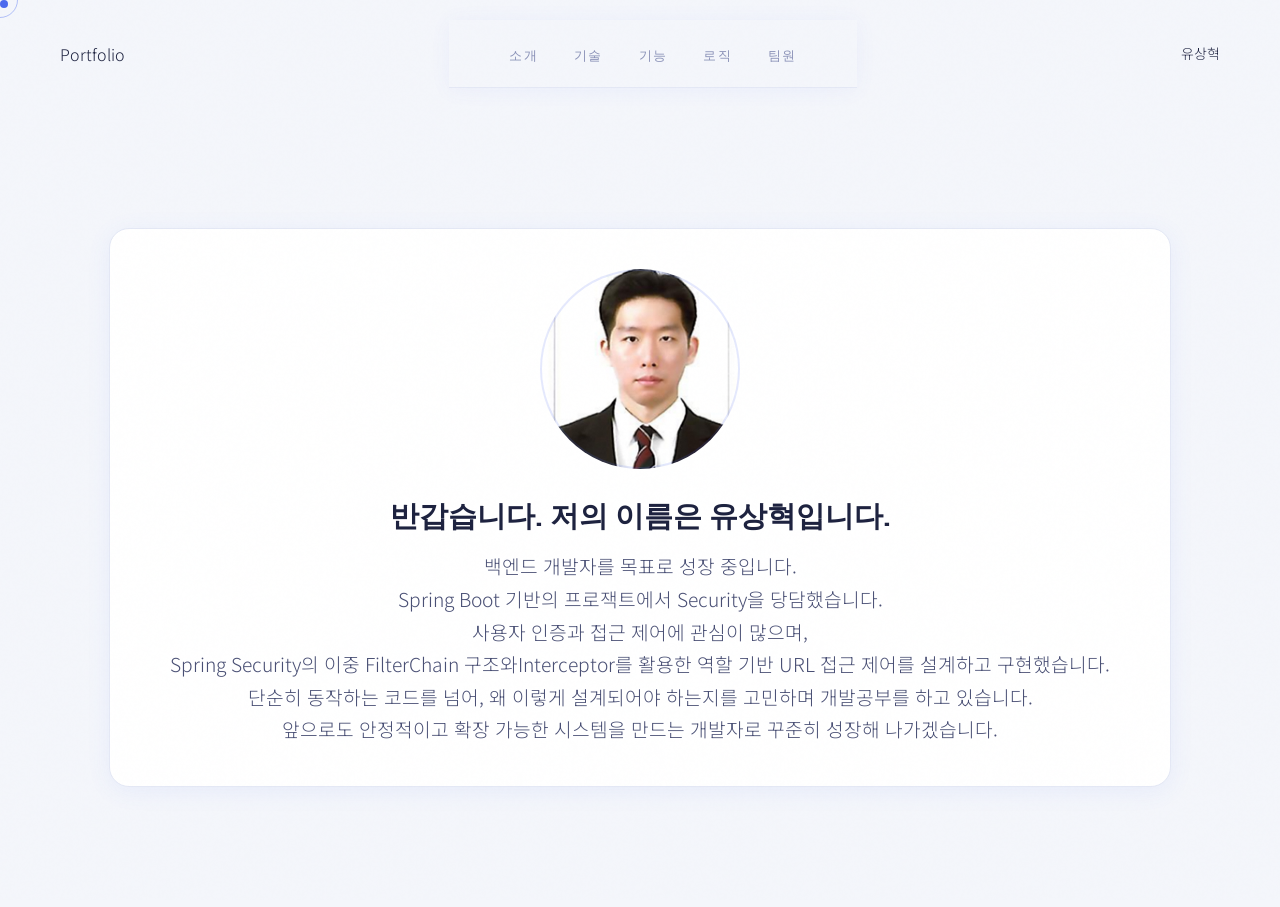
<file: index.html>
<!DOCTYPE html>
<html lang="ko">
<head>
<meta charset="UTF-8">
<meta name="viewport" content="width=device-width, initial-scale=1.0">
<title>Nextage — Project Portfolio</title>
<link href="https://fonts.googleapis.com/css2?family=Syne:wght@400;600;700;800&family=Noto+Sans+KR:wght@300;400;500;700&family=JetBrains+Mono:wght@400;600&display=swap" rel="stylesheet">
<link href="css/styles.css" rel="stylesheet" />
</head>
<body>
<div class="cursor" id="cursor"></div>
<div class="cursor-ring" id="cursorRing"></div>

<div id="header"></div>


<section class="profile-section">
  <div class="profile-box">

    <div class="profile-image"></div>

    <div class="profile-text">
      <h2>반갑습니다. 저의 이름은 유상혁입니다.</h2>
      <p>백엔드 개발자를 목표로 성장 중입니다.</p>
      <p>Spring Boot 기반의 프로잭트에서 Security을 당담했습니다.</p>
      <p>사용자 인증과 접근 제어에 관심이 많으며,</p>
      <p>Spring Security의 이중 FilterChain 구조와Interceptor를 활용한 역할 기반 URL 접근 제어를 설계하고 구현했습니다.</p>
      <p>단순히 동작하는 코드를 넘어, 왜 이렇게 설계되어야 하는지를 고민하며 개발공부를 하고 있습니다.</p>
      <p>앞으로도 안정적이고 확장 가능한 시스템을 만드는 개발자로 꾸준히 성장해 나가겠습니다.</p>
    </div>

  </div>
</section>

<script src="js/scripts.js"></script>
</body>
</html>
</file>
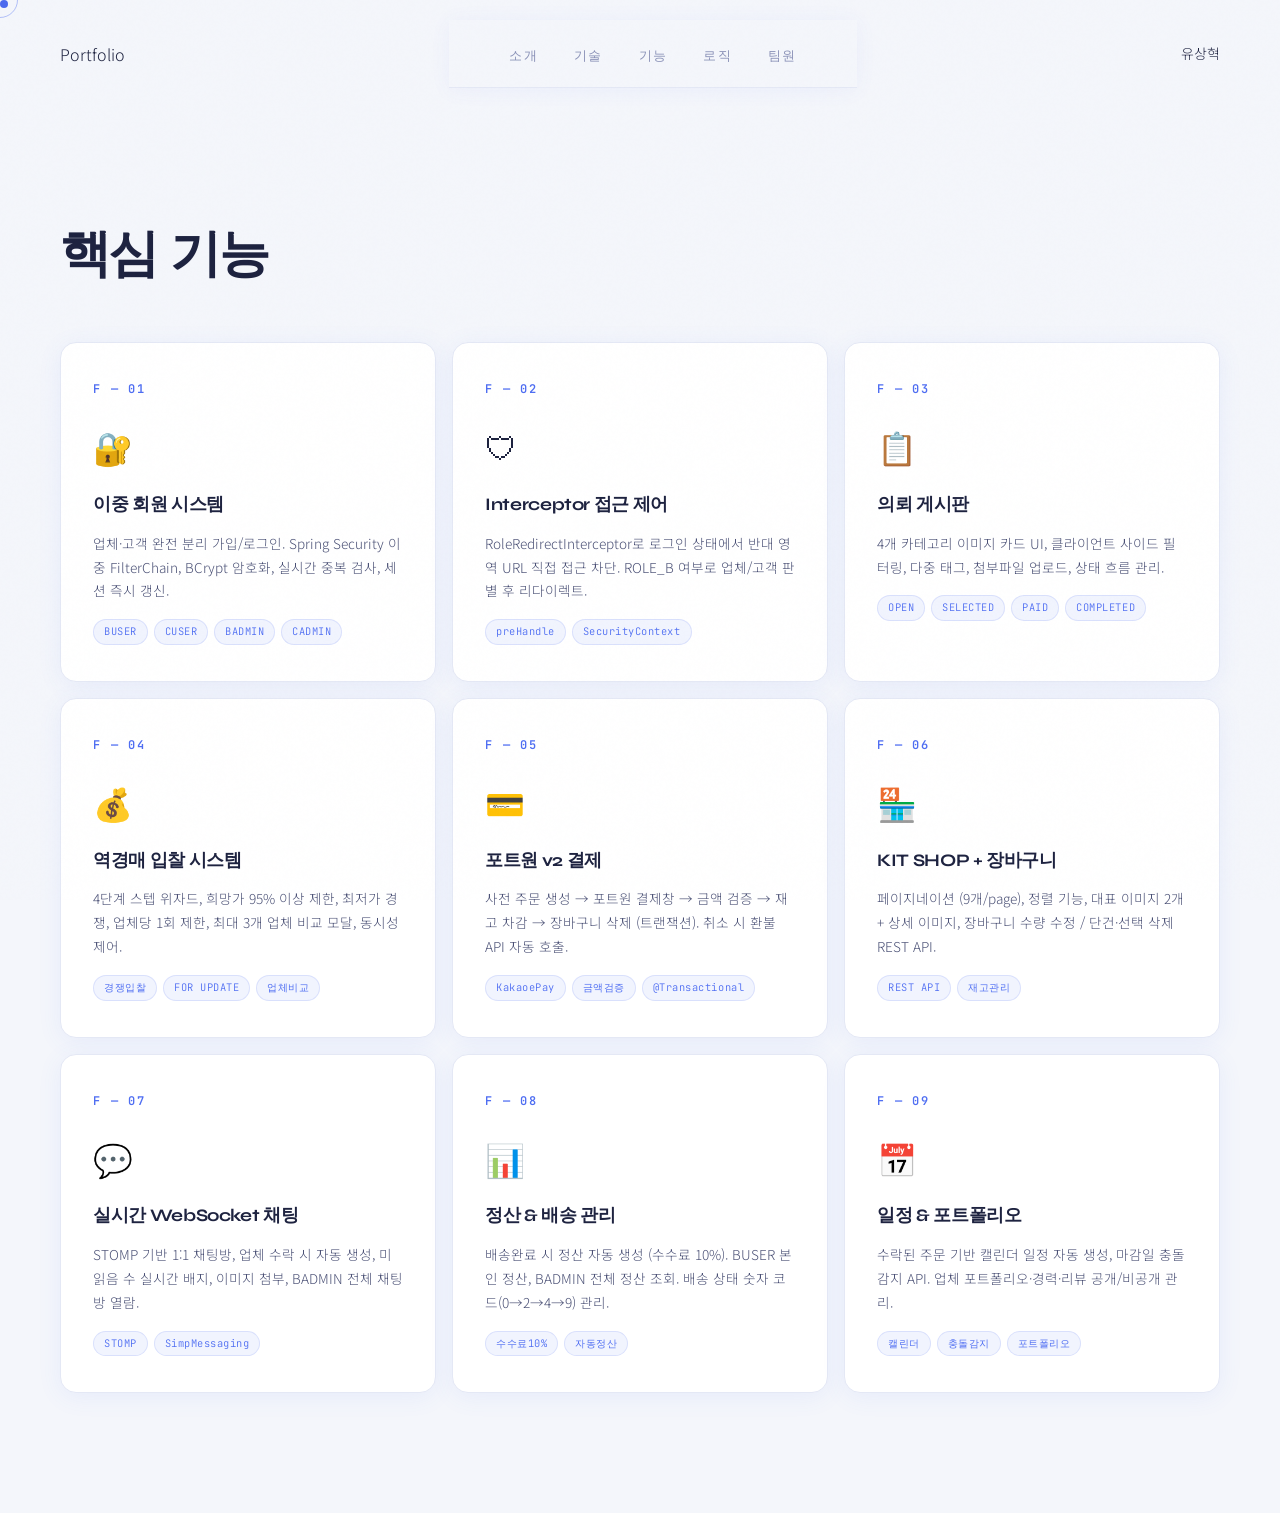
<file: features.html>
<!DOCTYPE html>
<html lang="ko">
<head>
<meta charset="UTF-8">
<meta name="viewport" content="width=device-width, initial-scale=1.0">
<title>Nextage — Project Portfolio</title>
<link href="https://fonts.googleapis.com/css2?family=Syne:wght@400;600;700;800&family=Noto+Sans+KR:wght@300;400;500;700&family=JetBrains+Mono:wght@400;600&display=swap" rel="stylesheet">
<link href="css/styles.css" rel="stylesheet" />
</head>
<body>
<div class="cursor" id="cursor"></div>
<div class="cursor-ring" id="cursorRing"></div>

<div id="header"></div>

<section id="features">
  <h2 class="section-title reveal">핵심 기능</h2>
  <div class="features-grid reveal">
    <div class="feature-card">
      <div class="feature-num">F — 01</div>
      <div class="feature-icon">🔐</div>
      <div class="feature-title">이중 회원 시스템</div>
      <div class="feature-desc">업체·고객 완전 분리 가입/로그인. Spring Security 이중 FilterChain, BCrypt 암호화, 실시간 중복 검사, 세션 즉시 갱신.</div>
      <div class="feature-tags">
        <span class="feature-tag">BUSER</span>
        <span class="feature-tag">CUSER</span>
        <span class="feature-tag">BADMIN</span>
        <span class="feature-tag">CADMIN</span>
      </div>
    </div>
    <div class="feature-card">
      <div class="feature-num">F — 02</div>
      <div class="feature-icon">🛡</div>
      <div class="feature-title">Interceptor 접근 제어</div>
      <div class="feature-desc">RoleRedirectInterceptor로 로그인 상태에서 반대 영역 URL 직접 접근 차단. ROLE_B 여부로 업체/고객 판별 후 리다이렉트.</div>
      <div class="feature-tags">
        <span class="feature-tag">preHandle</span>
        <span class="feature-tag">SecurityContext</span>
      </div>
    </div>
    <div class="feature-card">
      <div class="feature-num">F — 03</div>
      <div class="feature-icon">📋</div>
      <div class="feature-title">의뢰 게시판</div>
      <div class="feature-desc">4개 카테고리 이미지 카드 UI, 클라이언트 사이드 필터링, 다중 태그, 첨부파일 업로드, 상태 흐름 관리.</div>
      <div class="feature-tags">
        <span class="feature-tag">OPEN</span>
        <span class="feature-tag">SELECTED</span>
        <span class="feature-tag">PAID</span>
        <span class="feature-tag">COMPLETED</span>
      </div>
    </div>
    <div class="feature-card">
      <div class="feature-num">F — 04</div>
      <div class="feature-icon">💰</div>
      <div class="feature-title">역경매 입찰 시스템</div>
      <div class="feature-desc">4단계 스텝 위자드, 희망가 95% 이상 제한, 최저가 경쟁, 업체당 1회 제한, 최대 3개 업체 비교 모달, 동시성 제어.</div>
      <div class="feature-tags">
        <span class="feature-tag">경쟁입찰</span>
        <span class="feature-tag">FOR UPDATE</span>
        <span class="feature-tag">업체비교</span>
      </div>
    </div>
    <div class="feature-card">
      <div class="feature-num">F — 05</div>
      <div class="feature-icon">💳</div>
      <div class="feature-title">포트원 v2 결제</div>
      <div class="feature-desc">사전 주문 생성 → 포트원 결제창 → 금액 검증 → 재고 차감 → 장바구니 삭제 (트랜잭션). 취소 시 환불 API 자동 호출.</div>
      <div class="feature-tags">
        <span class="feature-tag">KakaoePay</span>
        <span class="feature-tag">금액검증</span>
        <span class="feature-tag">@Transactional</span>
      </div>
    </div>
    <div class="feature-card">
      <div class="feature-num">F — 06</div>
      <div class="feature-icon">🏪</div>
      <div class="feature-title">KIT SHOP + 장바구니</div>
      <div class="feature-desc">페이지네이션 (9개/page), 정렬 기능, 대표 이미지 2개 + 상세 이미지, 장바구니 수량 수정 / 단건·선택 삭제 REST API.</div>
      <div class="feature-tags">
        <span class="feature-tag">REST API</span>
        <span class="feature-tag">재고관리</span>
      </div>
    </div>
    <div class="feature-card">
      <div class="feature-num">F — 07</div>
      <div class="feature-icon">💬</div>
      <div class="feature-title">실시간 WebSocket 채팅</div>
      <div class="feature-desc">STOMP 기반 1:1 채팅방, 업체 수락 시 자동 생성, 미읽음 수 실시간 배지, 이미지 첨부, BADMIN 전체 채팅방 열람.</div>
      <div class="feature-tags">
        <span class="feature-tag">STOMP</span>
        <span class="feature-tag">SimpMessaging</span>
      </div>
    </div>
    <div class="feature-card">
      <div class="feature-num">F — 08</div>
      <div class="feature-icon">📊</div>
      <div class="feature-title">정산 & 배송 관리</div>
      <div class="feature-desc">배송완료 시 정산 자동 생성 (수수료 10%). BUSER 본인 정산, BADMIN 전체 정산 조회. 배송 상태 숫자 코드(0→2→4→9) 관리.</div>
      <div class="feature-tags">
        <span class="feature-tag">수수료10%</span>
        <span class="feature-tag">자동정산</span>
      </div>
    </div>
    <div class="feature-card">
      <div class="feature-num">F — 09</div>
      <div class="feature-icon">📅</div>
      <div class="feature-title">일정 & 포트폴리오</div>
      <div class="feature-desc">수락된 주문 기반 캘린더 일정 자동 생성, 마감일 충돌 감지 API. 업체 포트폴리오·경력·리뷰 공개/비공개 관리.</div>
      <div class="feature-tags">
        <span class="feature-tag">캘린더</span>
        <span class="feature-tag">충돌감지</span>
        <span class="feature-tag">포트폴리오</span>
      </div>
    </div>
  </div>
</section>

<script src="js/scripts.js"></script>
</body>
</html>
</file>
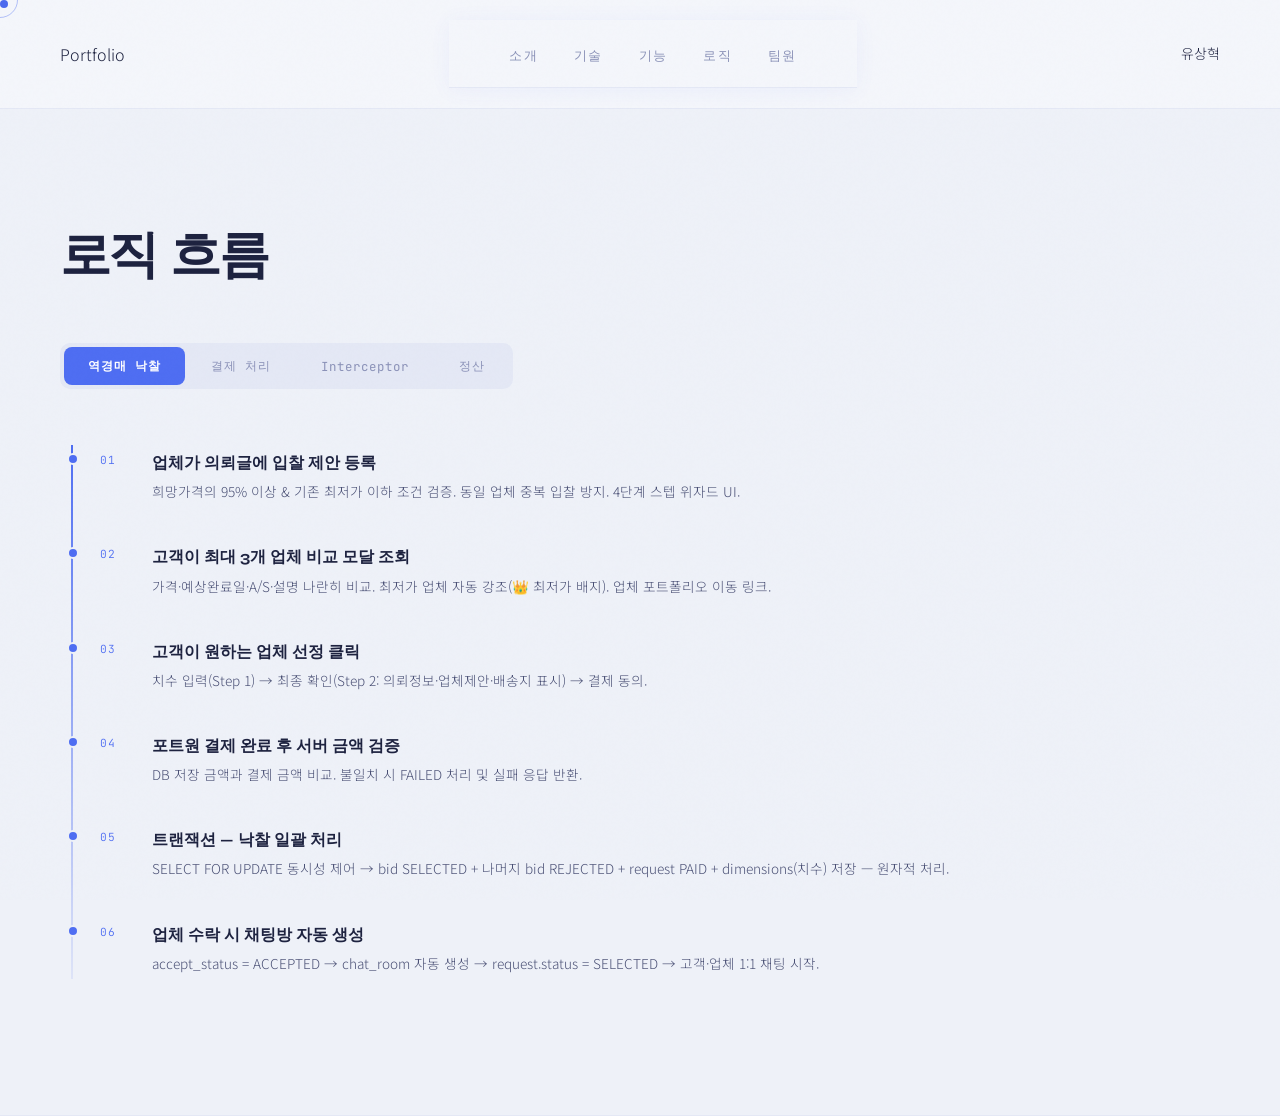
<file: logic.html>
<!DOCTYPE html>
<html lang="ko">
<head>
<meta charset="UTF-8">
<meta name="viewport" content="width=device-width, initial-scale=1.0">
<title>Nextage — Project Portfolio</title>
<link href="https://fonts.googleapis.com/css2?family=Syne:wght@400;600;700;800&family=Noto+Sans+KR:wght@300;400;500;700&family=JetBrains+Mono:wght@400;600&display=swap" rel="stylesheet">
<link href="css/styles.css" rel="stylesheet" />
</head>
<body>
<div class="cursor" id="cursor"></div>
<div class="cursor-ring" id="cursorRing"></div>

<div id="header"></div>

<section class="logic-section" id="logic">
  <h2 class="section-title reveal">로직 흐름</h2>

  <div class="logic-tabs reveal">
    <button class="logic-tab active" onclick="switchTab(this, 'bid')">역경매 낙찰</button>
    <button class="logic-tab" onclick="switchTab(this, 'payment')">결제 처리</button>
    <button class="logic-tab" onclick="switchTab(this, 'interceptor')">Interceptor</button>
    <button class="logic-tab" onclick="switchTab(this, 'settlement')">정산</button>
  </div>

  <!-- 역경매 낙찰 -->
  <div class="logic-content active" id="tab-bid">
    <div class="logic-flow">
      <div class="logic-step">
        <div class="logic-step-dot"></div>
        <div class="logic-step-num">01</div>
        <div class="logic-step-body">
          <div class="logic-step-title">업체가 의뢰글에 입찰 제안 등록</div>
          <div class="logic-step-desc">희망가격의 95% 이상 & 기존 최저가 이하 조건 검증. 동일 업체 중복 입찰 방지. 4단계 스텝 위자드 UI.</div>
        </div>
      </div>
      <div class="logic-step">
        <div class="logic-step-dot"></div>
        <div class="logic-step-num">02</div>
        <div class="logic-step-body">
          <div class="logic-step-title">고객이 최대 3개 업체 비교 모달 조회</div>
          <div class="logic-step-desc">가격·예상완료일·A/S·설명 나란히 비교. 최저가 업체 자동 강조(👑 최저가 배지). 업체 포트폴리오 이동 링크.</div>
        </div>
      </div>
      <div class="logic-step">
        <div class="logic-step-dot"></div>
        <div class="logic-step-num">03</div>
        <div class="logic-step-body">
          <div class="logic-step-title">고객이 원하는 업체 선정 클릭</div>
          <div class="logic-step-desc">치수 입력(Step 1) → 최종 확인(Step 2: 의뢰정보·업체제안·배송지 표시) → 결제 동의.</div>
        </div>
      </div>
      <div class="logic-step">
        <div class="logic-step-dot"></div>
        <div class="logic-step-num">04</div>
        <div class="logic-step-body">
          <div class="logic-step-title">포트원 결제 완료 후 서버 금액 검증</div>
          <div class="logic-step-desc">DB 저장 금액과 결제 금액 비교. 불일치 시 FAILED 처리 및 실패 응답 반환.</div>
        </div>
      </div>
      <div class="logic-step">
        <div class="logic-step-dot"></div>
        <div class="logic-step-num">05</div>
        <div class="logic-step-body">
          <div class="logic-step-title">트랜잭션 — 낙찰 일괄 처리</div>
          <div class="logic-step-desc">SELECT FOR UPDATE 동시성 제어 → bid SELECTED + 나머지 bid REJECTED + request PAID + dimensions(치수) 저장 — 원자적 처리.</div>
        </div>
      </div>
      <div class="logic-step">
        <div class="logic-step-dot"></div>
        <div class="logic-step-num">06</div>
        <div class="logic-step-body">
          <div class="logic-step-title">업체 수락 시 채팅방 자동 생성</div>
          <div class="logic-step-desc">accept_status = ACCEPTED → chat_room 자동 생성 → request.status = SELECTED → 고객·업체 1:1 채팅 시작.</div>
        </div>
      </div>
    </div>
  </div>

  <!-- 결제 처리 -->
  <div class="logic-content" id="tab-payment">
    <div class="logic-flow">
      <div class="logic-step">
        <div class="logic-step-dot"></div>
        <div class="logic-step-num">01</div>
        <div class="logic-step-body">
          <div class="logic-step-title">사전 주문 생성 (Order Pre-create)</div>
          <div class="logic-step-desc">ORDER_YYYYMMDDHHMMSS_XXXX 형식의 주문번호 발급. orders 테이블에 READY 상태로 저장.</div>
        </div>
      </div>
      <div class="logic-step">
        <div class="logic-step-dot"></div>
        <div class="logic-step-num">02</div>
        <div class="logic-step-body">
          <div class="logic-step-title">포트원 v2 결제창 호출</div>
          <div class="logic-step-desc">Browser SDK로 카카오페이 등 결제창 호출. 결제 취소 시 처리 없이 반환.</div>
        </div>
      </div>
      <div class="logic-step">
        <div class="logic-step-dot"></div>
        <div class="logic-step-num">03</div>
        <div class="logic-step-body">
          <div class="logic-step-title">서버 측 금액 검증 (Verify)</div>
          <div class="logic-step-desc">impUid + orderNo + totalAmount 서버 전달 → DB 저장 금액과 대조. 불일치 시 FAILED 처리.</div>
        </div>
      </div>
      <div class="logic-step">
        <div class="logic-step-dot"></div>
        <div class="logic-step-num">04</div>
        <div class="logic-step-body">
          <div class="logic-step-title">트랜잭션 — 결제 완료 처리</div>
          <div class="logic-step-desc">payment_status = PAID 업데이트 → order_items 저장 → kit 재고 차감 → 장바구니 삭제 — 원자적 처리.</div>
        </div>
      </div>
      <div class="logic-step">
        <div class="logic-step-dot"></div>
        <div class="logic-step-num">05</div>
        <div class="logic-step-body">
          <div class="logic-step-title">취소/거절 시 자동 환불</div>
          <div class="logic-step-desc">포트원 v2 Cancel API (Bearer Auth) 호출 → 성공 시 DB payment_status = CANCELLED 업데이트.</div>
        </div>
      </div>
    </div>
  </div>

  <!-- Interceptor -->
  <div class="logic-content" id="tab-interceptor">
    <div class="logic-flow">
      <div class="logic-step">
        <div class="logic-step-dot"></div>
        <div class="logic-step-num">01</div>
        <div class="logic-step-body">
          <div class="logic-step-title">HTTP 요청 → Spring Security FilterChain</div>
          <div class="logic-step-desc">Business FilterChain(Order=1): /business/**, /auth/business/** 담당. Customer FilterChain(Order=2): 나머지 전체 담당. 비로그인 접근은 Security가 차단.</div>
        </div>
      </div>
      <div class="logic-step">
        <div class="logic-step-dot"></div>
        <div class="logic-step-num">02</div>
        <div class="logic-step-body">
          <div class="logic-step-title">RoleRedirectInterceptor.preHandle() 실행</div>
          <div class="logic-step-desc">SecurityContextHolder에서 Authentication 객체 추출. 비로그인(anonymousUser)이면 통과 처리.</div>
        </div>
      </div>
      <div class="logic-step">
        <div class="logic-step-dot"></div>
        <div class="logic-step-num">03</div>
        <div class="logic-step-body">
          <div class="logic-step-title">권한명으로 업체/고객 판별</div>
          <div class="logic-step-desc">getAuthorities()에서 ROLE_B로 시작하는 권한이 있으면 업체(isBusiness=true), 없으면 고객(isBusiness=false).</div>
        </div>
      </div>
      <div class="logic-step">
        <div class="logic-step-dot"></div>
        <div class="logic-step-num">04</div>
        <div class="logic-step-body">
          <div class="logic-step-title">반대 영역 URL 접근 시 차단</div>
          <div class="logic-step-desc">업체가 /customer/** 접근 → /business/main?accessDenied=true 리다이렉트. 고객이 /business/** 접근 → /customer/main?accessDenied=true 리다이렉트.</div>
        </div>
      </div>
      <div class="logic-step">
        <div class="logic-step-dot"></div>
        <div class="logic-step-num">05</div>
        <div class="logic-step-body">
          <div class="logic-step-title">공용 허용 경로 예외 처리</div>
          <div class="logic-step-desc">/customer/request/**: 업체도 의뢰 열람 허용. /business/portfolio/**: 고객도 포트폴리오 열람 허용. 정적 리소스(/css, /js, /images)는 WebConfig에서 제외.</div>
        </div>
      </div>
    </div>
  </div>

  <!-- 정산 -->
  <div class="logic-content" id="tab-settlement">
    <div class="logic-flow">
      <div class="logic-step">
        <div class="logic-step-dot"></div>
        <div class="logic-step-num">01</div>
        <div class="logic-step-body">
          <div class="logic-step-title">업체가 배송완료 처리</div>
          <div class="logic-step-desc">deliveryStatus = 4 (배송완료) 로 변경 요청. POST /business/order/delivery/{orderId} 호출.</div>
        </div>
      </div>
      <div class="logic-step">
        <div class="logic-step-dot"></div>
        <div class="logic-step-num">02</div>
        <div class="logic-step-body">
          <div class="logic-step-title">주문 완료 시각 기록</div>
          <div class="logic-step-desc">orders.due_date = 현재 시각으로 업데이트. 실제 완료일 자동 기록.</div>
        </div>
      </div>
      <div class="logic-step">
        <div class="logic-step-dot"></div>
        <div class="logic-step-num">03</div>
        <div class="logic-step-body">
          <div class="logic-step-title">의뢰 상태 COMPLETE 처리</div>
          <div class="logic-step-desc">bid → request_id 조회 후 request.status = COMPLETE 업데이트.</div>
        </div>
      </div>
      <div class="logic-step">
        <div class="logic-step-dot"></div>
        <div class="logic-step-num">04</div>
        <div class="logic-step-body">
          <div class="logic-step-title">정산 자동 생성 (중복 방지)</div>
          <div class="logic-step-desc">settlement 테이블에 해당 orderId 존재 여부 확인 후 없을 때만 생성. 매출액 / 수수료(10%) / 정산액(90%) 자동 계산 후 저장.</div>
        </div>
      </div>
    </div>
  </div>
</section>

<script src="js/scripts.js"></script>
</body>
</html>
</file>
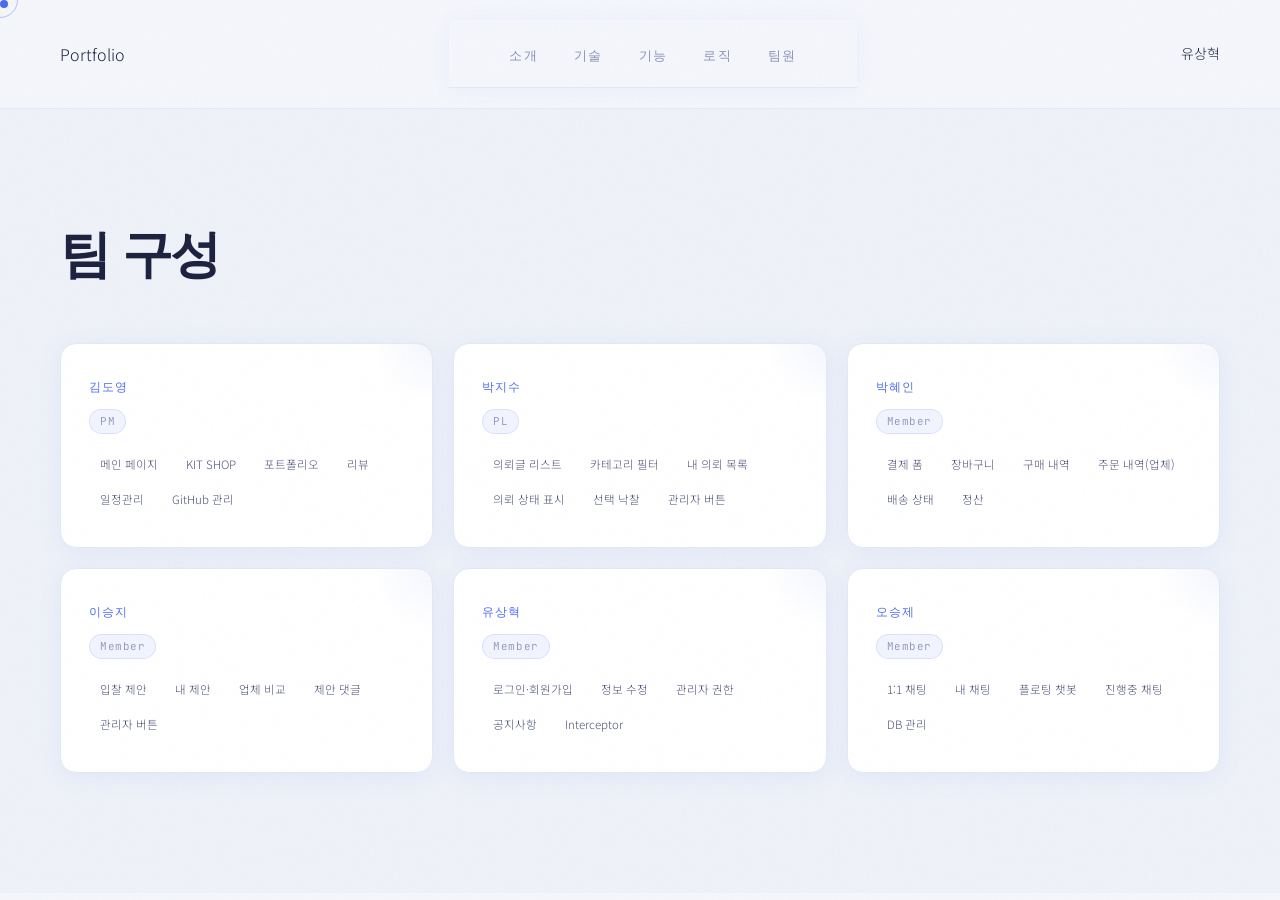
<file: team.html>
<!DOCTYPE html>
<html lang="ko">
<head>
<meta charset="UTF-8">
<meta name="viewport" content="width=device-width, initial-scale=1.0">
<title>Nextage — Project Portfolio</title>
<link href="https://fonts.googleapis.com/css2?family=Syne:wght@400;600;700;800&family=Noto+Sans+KR:wght@300;400;500;700&family=JetBrains+Mono:wght@400;600&display=swap" rel="stylesheet">
<link href="css/styles.css" rel="stylesheet" />
</head>
<body>
<div class="cursor" id="cursor"></div>
<div class="cursor-ring" id="cursorRing"></div>

<div id="header"></div>

<section id="team" style="background: var(--bg2); border-top: 1px solid var(--border2);">
  <h2 class="section-title reveal">팀 구성</h2>
  <div class="team-grid reveal">
    <div class="team-card">
      <div class="team-github">김도영</div>
      <div class="team-role-badge">PM</div>
      <div class="team-features">
        <span class="team-feature-tag">메인 페이지</span>
        <span class="team-feature-tag">KIT SHOP</span>
        <span class="team-feature-tag">포트폴리오</span>
        <span class="team-feature-tag">리뷰</span>
        <span class="team-feature-tag">일정관리</span>
        <span class="team-feature-tag">GitHub 관리</span>
      </div>
    </div>
    <div class="team-card">
      <div class="team-github">박지수</div>
      <div class="team-role-badge">PL</div>
      <div class="team-features">
        <span class="team-feature-tag">의뢰글 리스트</span>
        <span class="team-feature-tag">카테고리 필터</span>
        <span class="team-feature-tag">내 의뢰 목록</span>
        <span class="team-feature-tag">의뢰 상태 표시</span>
        <span class="team-feature-tag">선택 낙찰</span>
        <span class="team-feature-tag">관리자 버튼</span>
      </div>
    </div>
    <div class="team-card">
      <div class="team-github">박혜인</div>
      <div class="team-role-badge">Member</div>
      <div class="team-features">
        <span class="team-feature-tag">결제 폼</span>
        <span class="team-feature-tag">장바구니</span>
        <span class="team-feature-tag">구매 내역</span>
        <span class="team-feature-tag">주문 내역(업체)</span>
        <span class="team-feature-tag">배송 상태</span>
        <span class="team-feature-tag">정산</span>
      </div>
    </div>
    <div class="team-card">
      <div class="team-github">이승지</div>
      <div class="team-role-badge">Member</div>
      <div class="team-features">
        <span class="team-feature-tag">입찰 제안</span>
        <span class="team-feature-tag">내 제안</span>
        <span class="team-feature-tag">업체 비교</span>
        <span class="team-feature-tag">제안 댓글</span>
        <span class="team-feature-tag">관리자 버튼</span>
      </div>
    </div>
    <div class="team-card">
      <div class="team-github">유상혁</div>
      <div class="team-role-badge">Member</div>
      <div class="team-features">
        <span class="team-feature-tag">로그인·회원가입</span>
        <span class="team-feature-tag">정보 수정</span>
        <span class="team-feature-tag">관리자 권한</span>
        <span class="team-feature-tag">공지사항</span>
        <span class="team-feature-tag">Interceptor</span>
      </div>
    </div>
    <div class="team-card">
      <div class="team-github">오승제</div>
      <div class="team-role-badge">Member</div>
      <div class="team-features">
        <span class="team-feature-tag">1:1 채팅</span>
        <span class="team-feature-tag">내 채팅</span>
        <span class="team-feature-tag">플로팅 챗봇</span>
        <span class="team-feature-tag">진행중 채팅</span>
        <span class="team-feature-tag">DB 관리</span>
      </div>
    </div>
  </div>
</section>



<script src="js/scripts.js"></script>
</body>
</html>
</file>
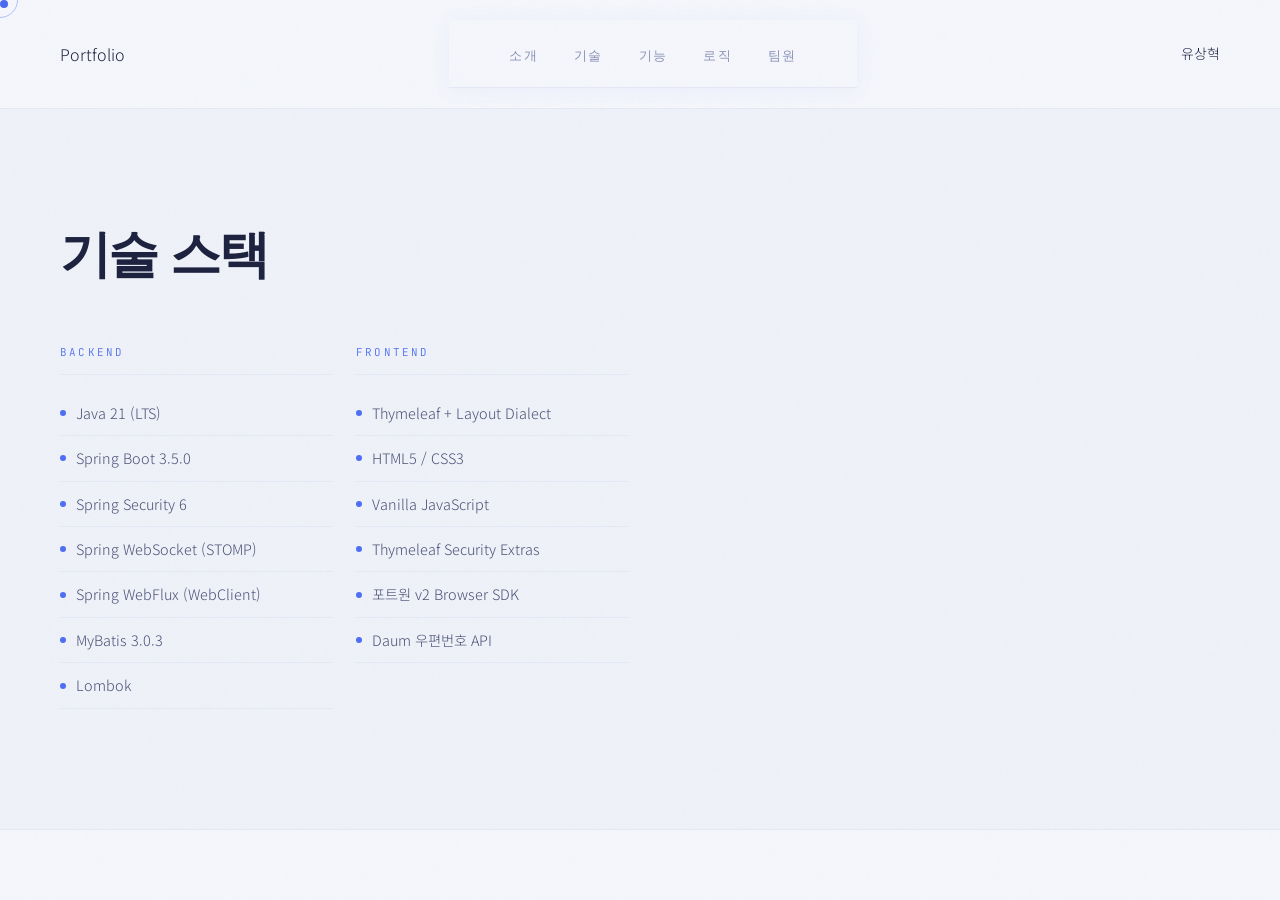
<file: tech.html>
<!DOCTYPE html>
<html lang="ko">
<head>
<meta charset="UTF-8">
<meta name="viewport" content="width=device-width, initial-scale=1.0">
<title>Nextage — Project Portfolio</title>
<link href="https://fonts.googleapis.com/css2?family=Syne:wght@400;600;700;800&family=Noto+Sans+KR:wght@300;400;500;700&family=JetBrains+Mono:wght@400;600&display=swap" rel="stylesheet">
<link href="css/styles.css" rel="stylesheet" />
</head>
<body>
<div class="cursor" id="cursor"></div>
<div class="cursor-ring" id="cursorRing"></div>

<div id="header"></div>
<section class="tech-section" id="tech">
  <h2 class="section-title reveal">기술 스택</h2>
  <div class="tech-grid reveal">
    <div class="tech-group">
      <div class="tech-group-label">Backend</div>
      <div class="tech-item"><span class="tech-dot"></span>Java 21 (LTS)</div>
      <div class="tech-item"><span class="tech-dot"></span>Spring Boot 3.5.0</div>
      <div class="tech-item"><span class="tech-dot"></span>Spring Security 6</div>
      <div class="tech-item"><span class="tech-dot"></span>Spring WebSocket (STOMP)</div>
      <div class="tech-item"><span class="tech-dot"></span>Spring WebFlux (WebClient)</div>
      <div class="tech-item"><span class="tech-dot"></span>MyBatis 3.0.3</div>
      <div class="tech-item"><span class="tech-dot"></span>Lombok</div>
    </div>
    <div class="tech-group">
      <div class="tech-group-label">Frontend</div>
      <div class="tech-item"><span class="tech-dot"></span>Thymeleaf + Layout Dialect</div>
      <div class="tech-item"><span class="tech-dot"></span>HTML5 / CSS3</div>
      <div class="tech-item"><span class="tech-dot"></span>Vanilla JavaScript</div>
      <div class="tech-item"><span class="tech-dot"></span>Thymeleaf Security Extras</div>
      <div class="tech-item"><span class="tech-dot"></span>포트원 v2 Browser SDK</div>
      <div class="tech-item"><span class="tech-dot"></span>Daum 우편번호 API</div>
    </div>
  </div>
</section>

<script src="js/scripts.js"></script>
</body>
</html>
</file>
<file: css/styles.css>
:root {
  --black: #1a1a2e;
  --white: #1e1e2e;
  --bg: #f4f6fb;
  --bg2: #eef1f8;
  --accent: #4f6ef2;
  --accent2: #7b8ff5;
  --accent-light: rgba(79,110,242,0.1);
  --text: #1e2340;
  --text2: #4a5075;
  --muted: #8b92b8;
  --card: #ffffff;
  --card2: #f8f9ff;
  --border: rgba(79,110,242,0.15);
  --border2: #e4e8f5;
  --tag-bg: rgba(79,110,242,0.08);
  --shadow: 0 4px 24px rgba(79,110,242,0.08);
  --shadow-lg: 0 12px 48px rgba(79,110,242,0.12);
}

*, *::before, *::after { box-sizing: border-box; margin: 0; padding: 0; }

html { 
  scroll-behavior: smooth; 
  overflow-y: scroll;
}

body {
  background: var(--bg);
  color: var(--text);
  font-family: 'Noto Sans KR', sans-serif;
  font-weight: 300;
  line-height: 1.7;
  overflow-x: hidden;
  cursor: none;
}

/* ── 커스텀 커서 ── */
.cursor {
  position: fixed;
  width: 8px; height: 8px;
  background: var(--accent);
  border-radius: 50%;
  pointer-events: none;
  z-index: 9999;
  transition: transform 0.1s;
  mix-blend-mode: multiply;
}
.cursor-ring {
  position: fixed;
  width: 36px; height: 36px;
  border: 1px solid rgba(79,110,242,0.4);
  border-radius: 50%;
  pointer-events: none;
  z-index: 9998;
  transition: transform 0.3s cubic-bezier(0.23,1,0.32,1), width 0.3s, height 0.3s, border-color 0.3s;
}

/* ── 노이즈 오버레이 ── */
body::before {
  content: '';
  position: fixed;
  inset: 0;
  background-image: url("data:image/svg+xml,%3Csvg viewBox='0 0 256 256' xmlns='http://www.w3.org/2000/svg'%3E%3Cfilter id='n'%3E%3CfeTurbulence type='fractalNoise' baseFrequency='0.9' numOctaves='4' stitchTiles='stitch'/%3E%3C/filter%3E%3Crect width='100%25' height='100%25' filter='url(%23n)' opacity='0.02'/%3E%3C/svg%3E");
  pointer-events: none;
  z-index: 9997;
  opacity: 0.2;
}

/* ── 네비 ── */
nav {
  top: 0; left: 0; right: 0;
  z-index: 100;
  display: flex;
  align-items: center;
  justify-content: space-between;
  padding: 20px 60px;
  backdrop-filter: blur(20px);
  background: rgba(244,246,251,0.85);
  border-bottom: 1px solid var(--border2);
  box-shadow: 0 2px 20px rgba(79,110,242,0.06);
}

.header {
  padding: 20px 60px;
  display: flex;
  align-items: center;
  justify-content: space-between;
  width: 100%;
}

.nav-links {
  display: flex;
  gap: 20px;
  list-style: none;
}


.header-right {
  font-size: 14px;
}




.nav-links {
  display: flex;
  gap: 36px;
  list-style: none;
}
.nav-links a {
  color: var(--muted);
  text-decoration: none;
  font-size: 0.82rem;
  letter-spacing: 0.1em;
  text-transform: uppercase;
  transition: color 0.2s;
  font-family: 'JetBrains Mono', monospace;
}
.nav-links a:hover { color: var(--accent); }

/* ── 프로필 섹션 ── */
.profile-section {
  display: flex;
  justify-content: center;
  align-items: center;
  padding: 120px 0;
}

/* 박스 */
.profile-box {
  display: flex;
  flex-direction: column;
  align-items: center;
  gap: 24px;

  background: var(--card);
  border: 1px solid var(--border2);
  border-radius: 20px;
  padding: 40px 60px;

  box-shadow: var(--shadow);
}

/* 이미지 (200x200) */
.profile-image {
  width: 200px;
  height: 200px;
  border-radius: 50%;

  background: var(--accent-light);
  border: 2px solid var(--border);

  /* 테스트용 */
  display: flex;
  justify-content: center;
  align-items: center;
  color: var(--accent);
  font-size: 0.8rem;

  
   background: url('../img/you.png') center/cover no-repeat;
 
}

/* 텍스트 */
.profile-text {
  text-align: center;
}

.profile-text h2 {
  font-family: 'Syne', sans-serif;
  font-size: 1.8rem;
  margin-bottom: 8px;
}

.profile-text p {
  color: var(--text2);
  font-size: 1.2rem;
}

/* ── 히어로 ── */
.hero {
  min-height: 100vh;
  display: flex;
  flex-direction: column;
  justify-content: flex-end;
  padding: 0 60px 80px;
  position: relative;
  overflow: hidden;
  background: linear-gradient(135deg, #eef1fb 0%, #f4f6ff 40%, #eff3ff 100%);
}

.hero-bg {
  position: absolute;
  inset: 0;
  background:
    radial-gradient(ellipse 70% 60% at 75% 25%, rgba(79,110,242,0.10) 0%, transparent 60%),
    radial-gradient(ellipse 40% 40% at 15% 80%, rgba(123,143,245,0.07) 0%, transparent 50%),
    radial-gradient(ellipse 30% 30% at 50% 50%, rgba(79,110,242,0.04) 0%, transparent 60%);
}

.hero-line {
  position: absolute;
  top: 0; bottom: 0;
  left: 50%;
  width: 1px;
  background: linear-gradient(to bottom, transparent, rgba(79,110,242,0.15) 30%, rgba(79,110,242,0.15) 70%, transparent);
  opacity: 0.6;
}

.hero-tag {
  font-family: 'JetBrains Mono', monospace;
  font-size: 0.75rem;
  color: var(--accent);
  letter-spacing: 0.2em;
  text-transform: uppercase;
  margin-bottom: 24px;
  opacity: 0;
  animation: fadeUp 0.8s 0.2s forwards;
}

.hero-title {
  font-family: 'Syne', sans-serif;
  font-size: clamp(4rem, 10vw, 9rem);
  font-weight: 800;
  line-height: 0.9;
  letter-spacing: -0.06em;
  color: var(--text);
  opacity: 0;
  animation: fadeUp 0.9s 0.4s forwards;
}
.hero-title .outline {
  -webkit-text-stroke: 2px rgba(79,110,242,0.25);
  color: transparent;
}
.hero-title .gold { color: var(--accent); }

.hero-sub {
  margin-top: 32px;
  max-width: 520px;
  color: var(--text2);
  font-size: 1rem;
  opacity: 0;
  animation: fadeUp 0.9s 0.6s forwards;
}

.hero-meta {
  display: flex;
  gap: 40px;
  margin-top: 48px;
  opacity: 0;
  animation: fadeUp 0.9s 0.8s forwards;
}
.hero-meta-item { text-align: left; }
.hero-meta-num {
  font-family: 'Syne', sans-serif;
  font-size: 2rem;
  font-weight: 700;
  color: var(--accent);
  line-height: 1;
}
.hero-meta-label {
  font-size: 0.72rem;
  color: var(--muted);
  letter-spacing: 0.1em;
  text-transform: uppercase;
  margin-top: 4px;
  font-family: 'JetBrains Mono', monospace;
}

.hero-scroll {
  position: absolute;
  right: 60px;
  bottom: 80px;
  display: flex;
  flex-direction: column;
  align-items: center;
  gap: 12px;
  opacity: 0;
  animation: fadeUp 1s 1.2s forwards;
}
.hero-scroll span {
  font-family: 'JetBrains Mono', monospace;
  font-size: 0.65rem;
  letter-spacing: 0.2em;
  color: var(--muted);
  writing-mode: vertical-rl;
}
.scroll-line {
  width: 1px;
  height: 80px;
  background: linear-gradient(to bottom, var(--accent), transparent);
  animation: scrollLine 2s ease-in-out infinite;
}
@keyframes scrollLine {
  0%, 100% { transform: scaleY(1); opacity: 1; }
  50% { transform: scaleY(0.4); opacity: 0.3; }
}

/* ── 섹션 공통 ── */
section { padding: 120px 60px; }

.section-eyebrow {
  font-family: 'JetBrains Mono', monospace;
  font-size: 0.72rem;
  color: var(--accent);
  letter-spacing: 0.25em;
  text-transform: uppercase;
  margin-bottom: 16px;
}
.section-title {
  font-family: 'Syne', sans-serif;
  font-size: clamp(2.2rem, 4vw, 3.5rem);
  font-weight: 800;
  letter-spacing: -0.05em;
  line-height: 1.05;
  margin-bottom: 60px;
  color: var(--text);
}

/* ── 프로젝트 소개 ── */
.intro-grid {
  display: grid;
  grid-template-columns: 1fr 1fr;
  gap: 80px;
  align-items: start;
}
.intro-text { color: var(--text2); font-size: 1.05rem; line-height: 1.9; }
.intro-text strong { color: var(--text); font-weight: 600; }

.intro-cards {
  display: flex;
  flex-direction: column;
  gap: 16px;
}
.intro-card {
  background: var(--card);
  border: 1px solid var(--border2);
  border-radius: 14px;
  padding: 24px 28px;
  display: flex;
  align-items: flex-start;
  gap: 20px;
  transition: border-color 0.3s, transform 0.3s, box-shadow 0.3s;
  box-shadow: var(--shadow);
}
.intro-card:hover {
  border-color: var(--accent);
  transform: translateX(6px);
  box-shadow: var(--shadow-lg);
}
.intro-card-icon {
  font-size: 1.6rem;
  flex-shrink: 0;
  margin-top: 2px;
}
.intro-card-title {
  font-family: 'Syne', sans-serif;
  font-size: 1rem;
  font-weight: 700;
  margin-bottom: 4px;
  color: var(--text);
}
.intro-card-desc { font-size: 0.85rem; color: var(--muted); }

/* ── 기술 스택 ── */
.tech-section { background: var(--bg2); border-top: 1px solid var(--border2); border-bottom: 1px solid var(--border2); }

.tech-grid {
  display: grid;
  grid-template-columns: repeat(4, 1fr);
  gap: 24px;
}
.tech-group { }
.tech-group-label {
  font-family: 'JetBrains Mono', monospace;
  font-size: 0.68rem;
  color: var(--accent);
  letter-spacing: 0.2em;
  text-transform: uppercase;
  margin-bottom: 16px;
  padding-bottom: 12px;
  border-bottom: 1px solid var(--border2);
}
.tech-item {
  display: flex;
  align-items: center;
  gap: 10px;
  padding: 10px 0;
  border-bottom: 1px solid var(--border2);
  font-size: 0.9rem;
  color: var(--text2);
  transition: color 0.2s;
}
.tech-item:hover { color: var(--accent); }
.tech-dot {
  width: 6px; height: 6px;
  background: var(--accent);
  border-radius: 50%;
  flex-shrink: 0;
}

/* ── 핵심 기능 ── */
.features-grid {
  display: grid;
  grid-template-columns: repeat(3, 1fr);
  gap: 16px;
}
.feature-card {
  background: var(--card);
  border: 1px solid var(--border2);
  border-radius: 16px;
  padding: 36px 32px;
  position: relative;
  transition: box-shadow 0.3s, transform 0.3s, border-color 0.3s;
  overflow: hidden;
  box-shadow: var(--shadow);
}
.feature-card::before {
  content: '';
  position: absolute;
  top: 0; left: 0;
  width: 100%; height: 3px;
  background: linear-gradient(to right, var(--accent), var(--accent2));
  transform: scaleX(0);
  transform-origin: left;
  transition: transform 0.4s cubic-bezier(0.23,1,0.32,1);
}
.feature-card:hover { box-shadow: var(--shadow-lg); transform: translateY(-4px); border-color: var(--accent); }
.feature-card:hover::before { transform: scaleX(1); }

.feature-num {
  font-size: 0.75rem;
  color: var(--accent);
  font-weight: 600;
  letter-spacing: 0.15em;
  margin-bottom: 20px;
  font-family: 'JetBrains Mono', monospace;
}
.feature-icon { font-size: 2rem; margin-bottom: 16px; }
.feature-title {
  font-family: 'Syne', sans-serif;
  font-size: 1.1rem;
  font-weight: 700;
  margin-bottom: 12px;
  letter-spacing: -0.02em;
  color: var(--text);
}
.feature-desc { font-size: 0.85rem; color: var(--text2); line-height: 1.75; }

.feature-tags {
  display: flex;
  flex-wrap: wrap;
  gap: 6px;
  margin-top: 16px;
}
.feature-tag {
  background: var(--tag-bg);
  border: 1px solid var(--border);
  color: var(--accent);
  font-family: 'JetBrains Mono', monospace;
  font-size: 0.65rem;
  padding: 3px 10px;
  border-radius: 99px;
  letter-spacing: 0.05em;
}

/* ── 아키텍처 ── */
.arch-section { }
.arch-flow {
  display: grid;
  grid-template-columns: 1fr auto 1fr auto 1fr auto 1fr;
  align-items: center;
  gap: 0;
  margin-bottom: 60px;
  background: var(--card);
  border: 1px solid var(--border2);
  border-radius: 20px;
  padding: 40px;
  overflow-x: auto;
  box-shadow: var(--shadow);
}
.arch-box {
  text-align: center;
  padding: 20px;
  min-width: 120px;
}
.arch-box-icon { font-size: 2rem; margin-bottom: 8px; }
.arch-box-title {
  font-family: 'Syne', sans-serif;
  font-size: 0.9rem;
  font-weight: 700;
  color: var(--text);
  margin-bottom: 4px;
}
.arch-box-sub { font-size: 0.72rem; color: var(--muted); font-family: 'JetBrains Mono', monospace; }
.arch-arrow {
  color: var(--accent);
  font-size: 1.5rem;
  padding: 0 8px;
  flex-shrink: 0;
}

.arch-roles {
  display: grid;
  grid-template-columns: repeat(4, 1fr);
  gap: 16px;
}
.role-card {
  background: var(--card);
  border: 1px solid var(--border2);
  border-radius: 14px;
  padding: 28px 24px;
  position: relative;
  overflow: hidden;
  transition: transform 0.3s, border-color 0.3s, box-shadow 0.3s;
  box-shadow: var(--shadow);
}
.role-card:hover { transform: translateY(-4px); border-color: var(--accent); box-shadow: var(--shadow-lg); }
.role-card::after {
  content: '';
  position: absolute;
  bottom: 0; left: 0; right: 0;
  height: 3px;
  background: linear-gradient(to right, var(--accent), var(--accent2));
}
.role-badge {
  display: inline-block;
  background: var(--tag-bg);
  border: 1px solid var(--border);
  color: var(--accent);
  font-family: 'JetBrains Mono', monospace;
  font-size: 0.7rem;
  padding: 4px 12px;
  border-radius: 99px;
  margin-bottom: 16px;
  letter-spacing: 0.1em;
}
.role-title {
  font-family: 'Syne', sans-serif;
  font-size: 1rem;
  font-weight: 700;
  margin-bottom: 12px;
  color: var(--text);
}
.role-list {
  list-style: none;
  display: flex;
  flex-direction: column;
  gap: 6px;
}
.role-list li {
  font-size: 0.8rem;
  color: var(--text2);
  padding-left: 14px;
  position: relative;
}
.role-list li::before {
  content: '—';
  position: absolute;
  left: 0;
  color: var(--accent);
  font-size: 0.7rem;
}

/* ── 주요 로직 ── */
.logic-section { background: var(--bg2); border-top: 1px solid var(--border2); border-bottom: 1px solid var(--border2); }

.logic-tabs {
  display: flex;
  gap: 2px;
  margin-bottom: 40px;
  background: var(--border2);
  border-radius: 10px;
  padding: 4px;
  width: fit-content;
}
.logic-tab {
  padding: 10px 24px;
  border-radius: 8px;
  border: none;
  background: transparent;
  color: var(--muted);
  font-family: 'JetBrains Mono', monospace;
  font-size: 0.78rem;
  letter-spacing: 0.08em;
  cursor: none;
  transition: all 0.2s;
}
.logic-tab.active {
  background: var(--accent);
  color: #fff;
  font-weight: 600;
}

.logic-content { display: none; }
.logic-content.active { display: block; }

.logic-flow {
  display: flex;
  flex-direction: column;
  gap: 0;
  position: relative;
  padding-left: 40px;
}
.logic-flow::before {
  content: '';
  position: absolute;
  left: 11px;
  top: 16px;
  bottom: 16px;
  width: 2px;
  background: linear-gradient(to bottom, var(--accent), rgba(79,110,242,0.1));
}
.logic-step {
  display: flex;
  align-items: flex-start;
  gap: 20px;
  padding: 20px 0;
  position: relative;
}
.logic-step-dot {
  position: absolute;
  left: -33px;
  top: 24px;
  width: 12px;
  height: 12px;
  background: var(--accent);
  border-radius: 50%;
  border: 2px solid var(--bg2);
  flex-shrink: 0;
}
.logic-step-num {
  font-family: 'JetBrains Mono', monospace;
  font-size: 0.7rem;
  color: var(--accent);
  letter-spacing: 0.1em;
  flex-shrink: 0;
  margin-top: 2px;
  min-width: 32px;
}
.logic-step-body { }
.logic-step-title {
  font-family: 'Syne', sans-serif;
  font-size: 1rem;
  font-weight: 700;
  margin-bottom: 4px;
  color: var(--text);
}
.logic-step-desc { font-size: 0.85rem; color: var(--text2); line-height: 1.7; }

/* ── 팀 ── */
.team-grid {
  display: grid;
  grid-template-columns: repeat(3, 1fr);
  gap: 20px;
}
.team-card {
  background: var(--card);
  border: 1px solid var(--border2);
  border-radius: 16px;
  padding: 32px 28px;
  transition: transform 0.3s, border-color 0.3s, box-shadow 0.3s;
  position: relative;
  overflow: hidden;
  box-shadow: var(--shadow);
}
.team-card:hover { transform: translateY(-6px); border-color: var(--accent); box-shadow: var(--shadow-lg); }
.team-card::before {
  content: '';
  position: absolute;
  top: -60px; right: -60px;
  width: 120px; height: 120px;
  background: radial-gradient(circle, rgba(79,110,242,0.06), transparent 70%);
}
.team-github {
  font-family: 'JetBrains Mono', monospace;
  font-size: 0.78rem;
  color: var(--accent);
  letter-spacing: 0.08em;
  margin-bottom: 8px;
}
.team-role-badge {
  display: inline-block;
  background: var(--tag-bg);
  border: 1px solid var(--border);
  color: var(--muted);
  font-size: 0.68rem;
  padding: 2px 10px;
  border-radius: 99px;
  margin-bottom: 16px;
  font-family: 'JetBrains Mono', monospace;
  letter-spacing: 0.05em;
}
.team-features {
  display: flex;
  flex-wrap: wrap;
  gap: 6px;
}
.team-feature-tag {
  background: rgba(245,243,238,0.04);
  border: 1px solid rgba(255,255,255,0.06);
  color: rgba(245,243,238,0.6);
  font-size: 0.72rem;
  padding: 4px 10px;
  border-radius: 6px;
  color: var(--text2);
}

/* ── DB 구조 ── */
.db-grid {
  display: grid;
  grid-template-columns: repeat(4, 1fr);
  gap: 12px;
}
.db-card {
  background: var(--card);
  border: 1px solid var(--border2);
  border-radius: 12px;
  padding: 20px;
  transition: border-color 0.3s, box-shadow 0.3s;
  box-shadow: var(--shadow);
}
.db-card:hover { border-color: var(--accent); box-shadow: var(--shadow-lg); }
.db-table-name {
  font-family: 'JetBrains Mono', monospace;
  font-size: 0.8rem;
  color: var(--accent);
  font-weight: 600;
  margin-bottom: 10px;
  padding-bottom: 8px;
  border-bottom: 1px solid var(--border2);
}
.db-fields {
  display: flex;
  flex-direction: column;
  gap: 4px;
}
.db-field {
  font-family: 'JetBrains Mono', monospace;
  font-size: 0.68rem;
  color: var(--muted);
  padding: 2px 0;
}
.db-field.pk { color: var(--accent); font-weight: 600; }
.db-field.fk { color: var(--accent2); }

/* ── 푸터 ── */
footer {
  padding: 60px;
  border-top: 1px solid var(--border2);
  background: var(--bg2);
  display: flex;
  justify-content: space-between;
  align-items: center;
}
.footer-logo {
  font-family: 'Syne', sans-serif;
  font-size: 1.8rem;
  font-weight: 800;
  letter-spacing: -0.05em;
  color: var(--text);
}
.footer-logo span { color: var(--accent); }
.footer-info {
  text-align: right;
  font-size: 0.8rem;
  color: var(--muted);
  font-family: 'JetBrains Mono', monospace;
  line-height: 1.8;
}

/* ── 애니메이션 ── */
@keyframes fadeUp {
  from { opacity: 0; transform: translateY(30px); }
  to { opacity: 1; transform: translateY(0); }
}

.reveal {
  opacity: 0;
  transform: translateY(40px);
  transition: opacity 0.8s cubic-bezier(0.23,1,0.32,1), transform 0.8s cubic-bezier(0.23,1,0.32,1);
}
.reveal.visible { opacity: 1; transform: none; }

/* ── 반응형 ── */
@media (max-width: 1024px) {
  nav { padding: 20px 30px; }
  section { padding: 80px 30px; }
  .hero { padding: 0 30px 60px; }
  .intro-grid { grid-template-columns: 1fr; }
  .tech-grid { grid-template-columns: repeat(2, 1fr); }
  .features-grid { grid-template-columns: repeat(2, 1fr); }
  .arch-roles { grid-template-columns: repeat(2, 1fr); }
  .team-grid { grid-template-columns: repeat(2, 1fr); }
  .db-grid { grid-template-columns: repeat(2, 1fr); }
  .hero-scroll { display: none; }
}
@media (max-width: 640px) {
  .nav-links { display: none; }
  .features-grid { grid-template-columns: 1fr; }
  .arch-roles { grid-template-columns: 1fr; }
  .team-grid { grid-template-columns: 1fr; }
  .db-grid { grid-template-columns: repeat(2, 1fr); }
  .hero-meta { gap: 24px; }
  footer { flex-direction: column; gap: 24px; text-align: center; }
  .footer-info { text-align: center; }
}
</file>
